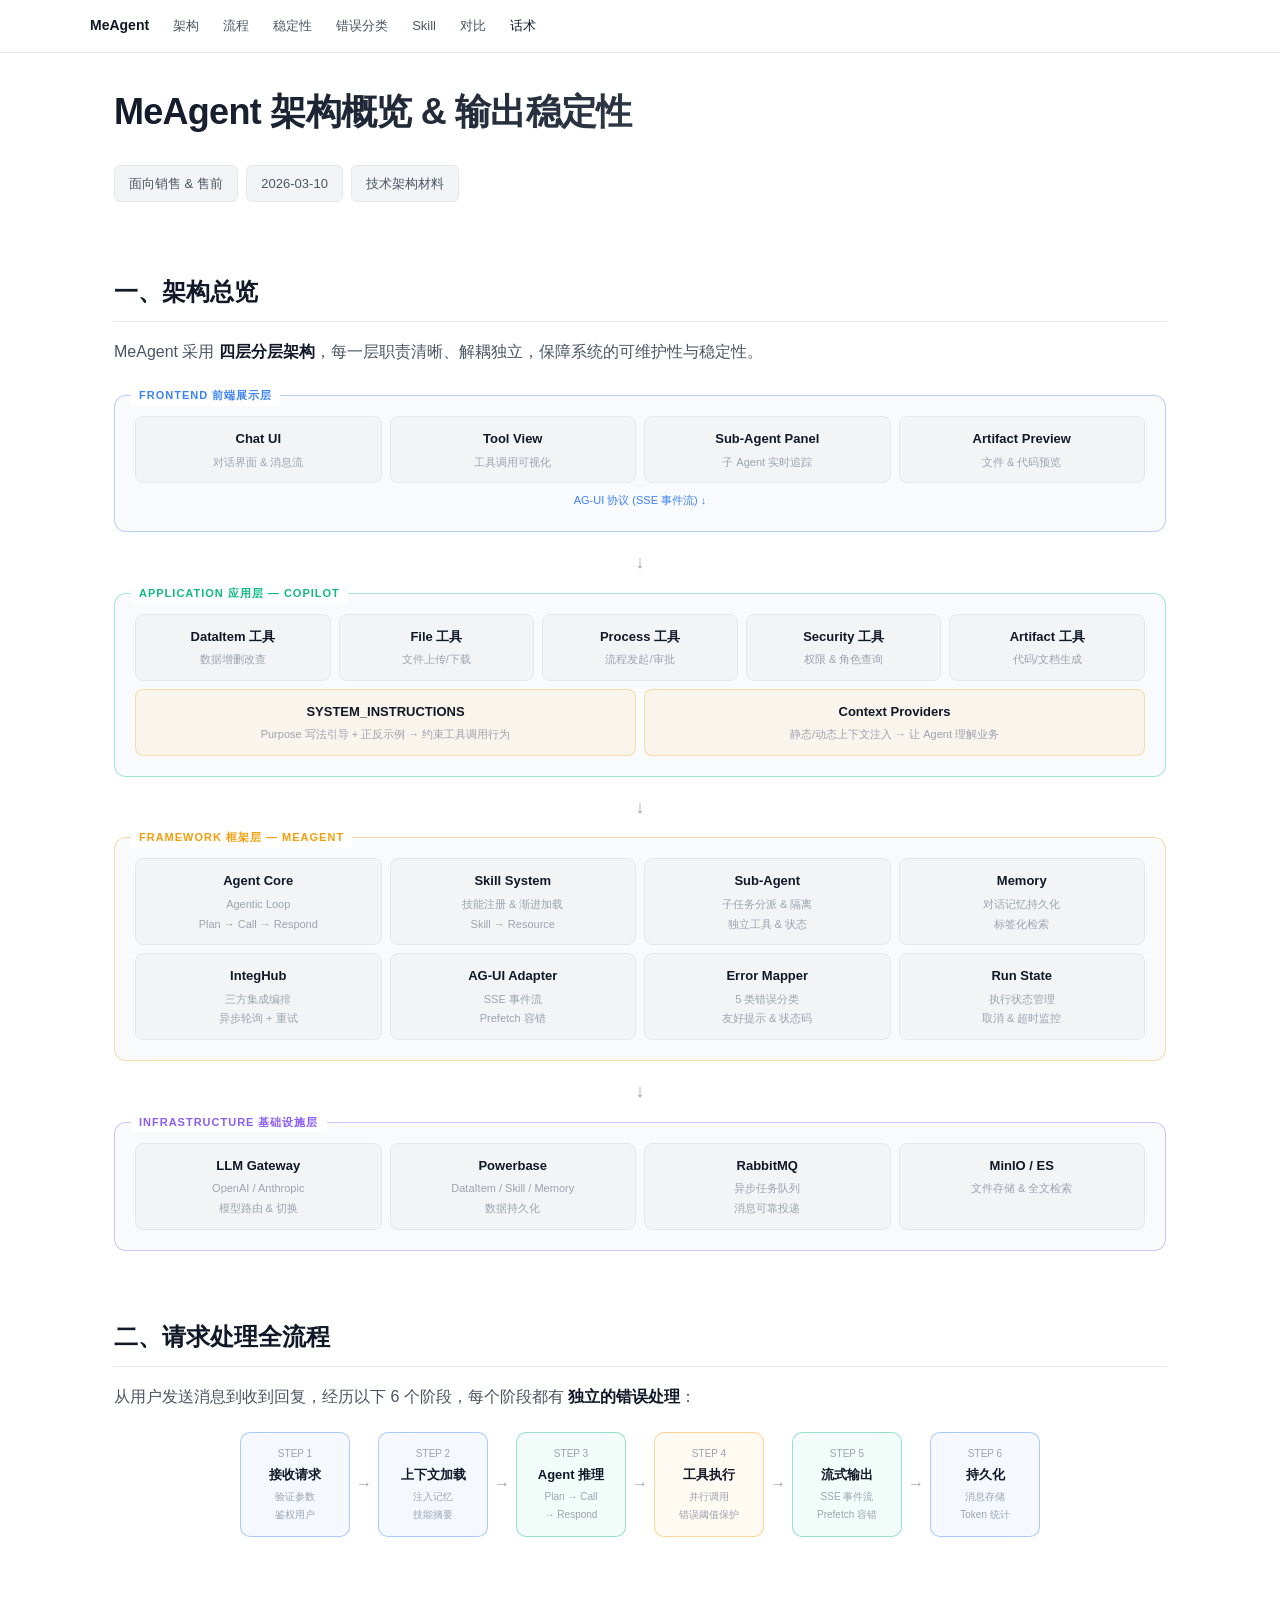
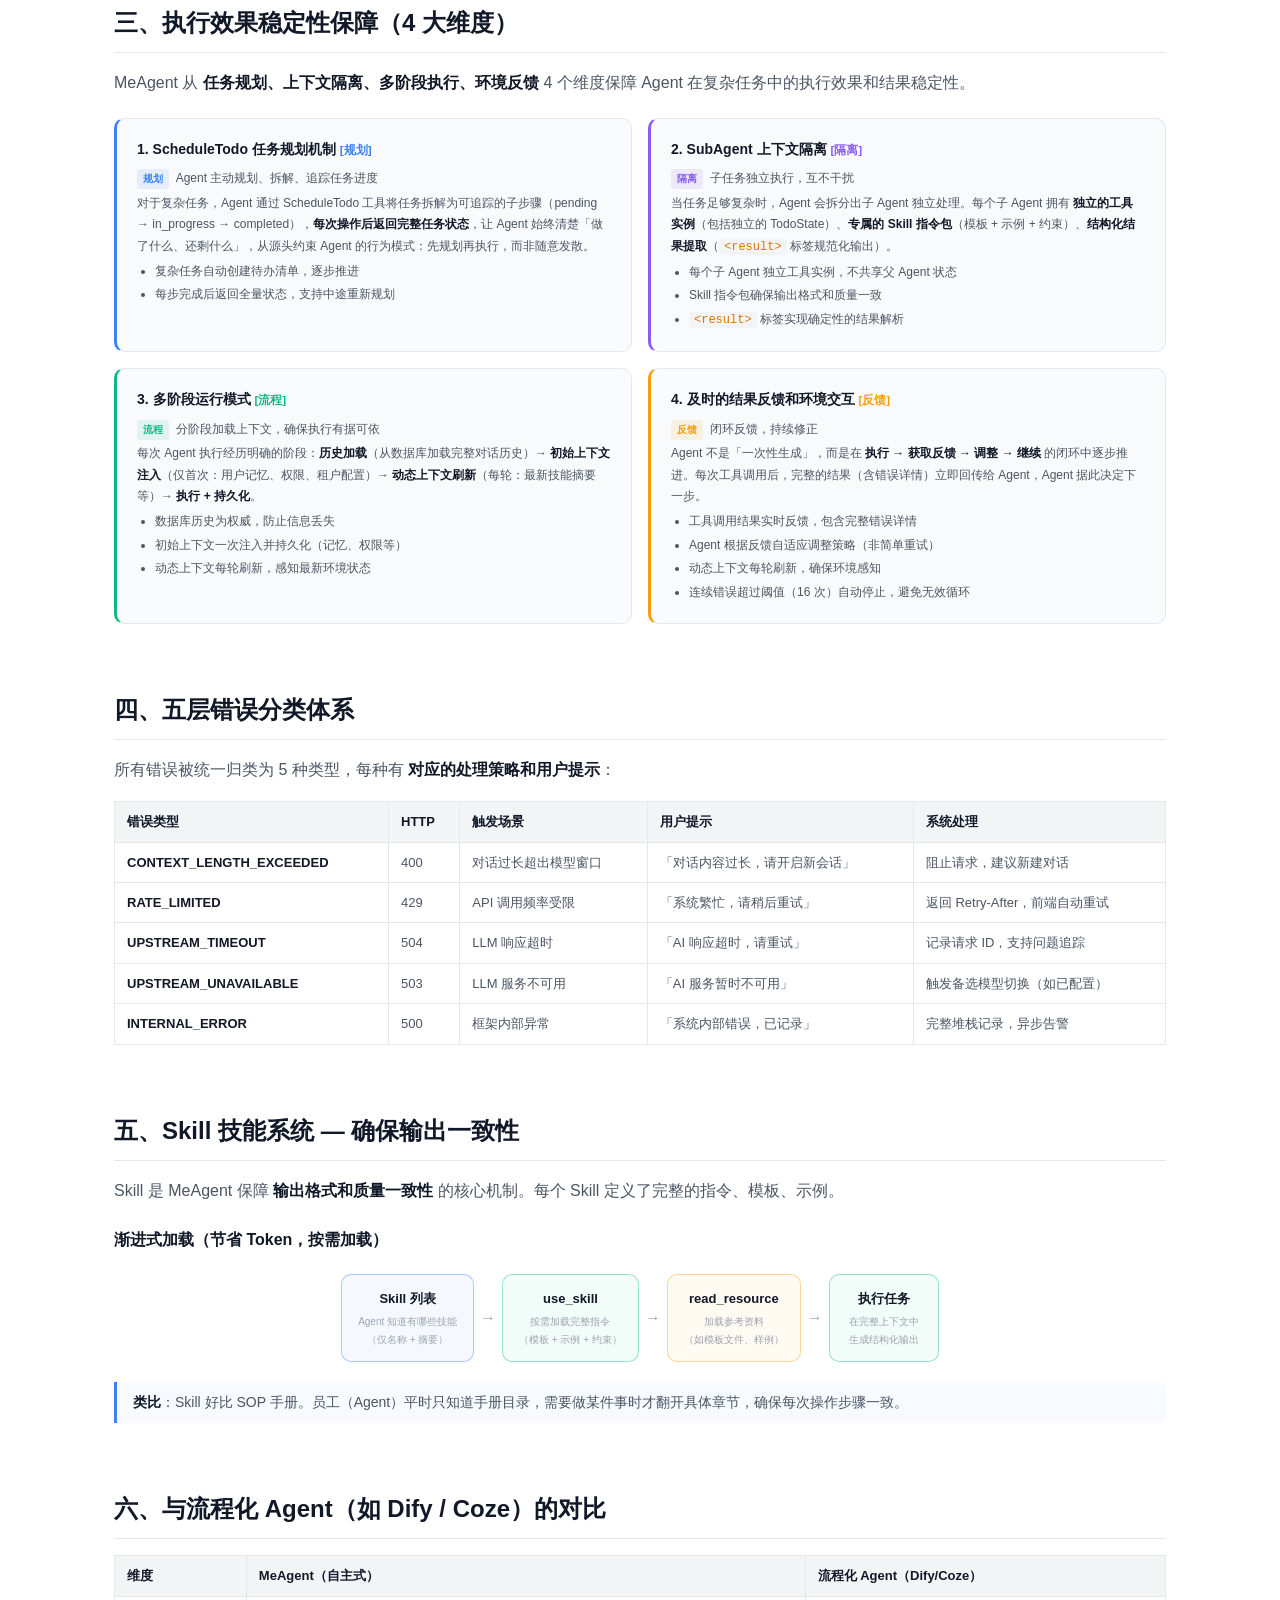
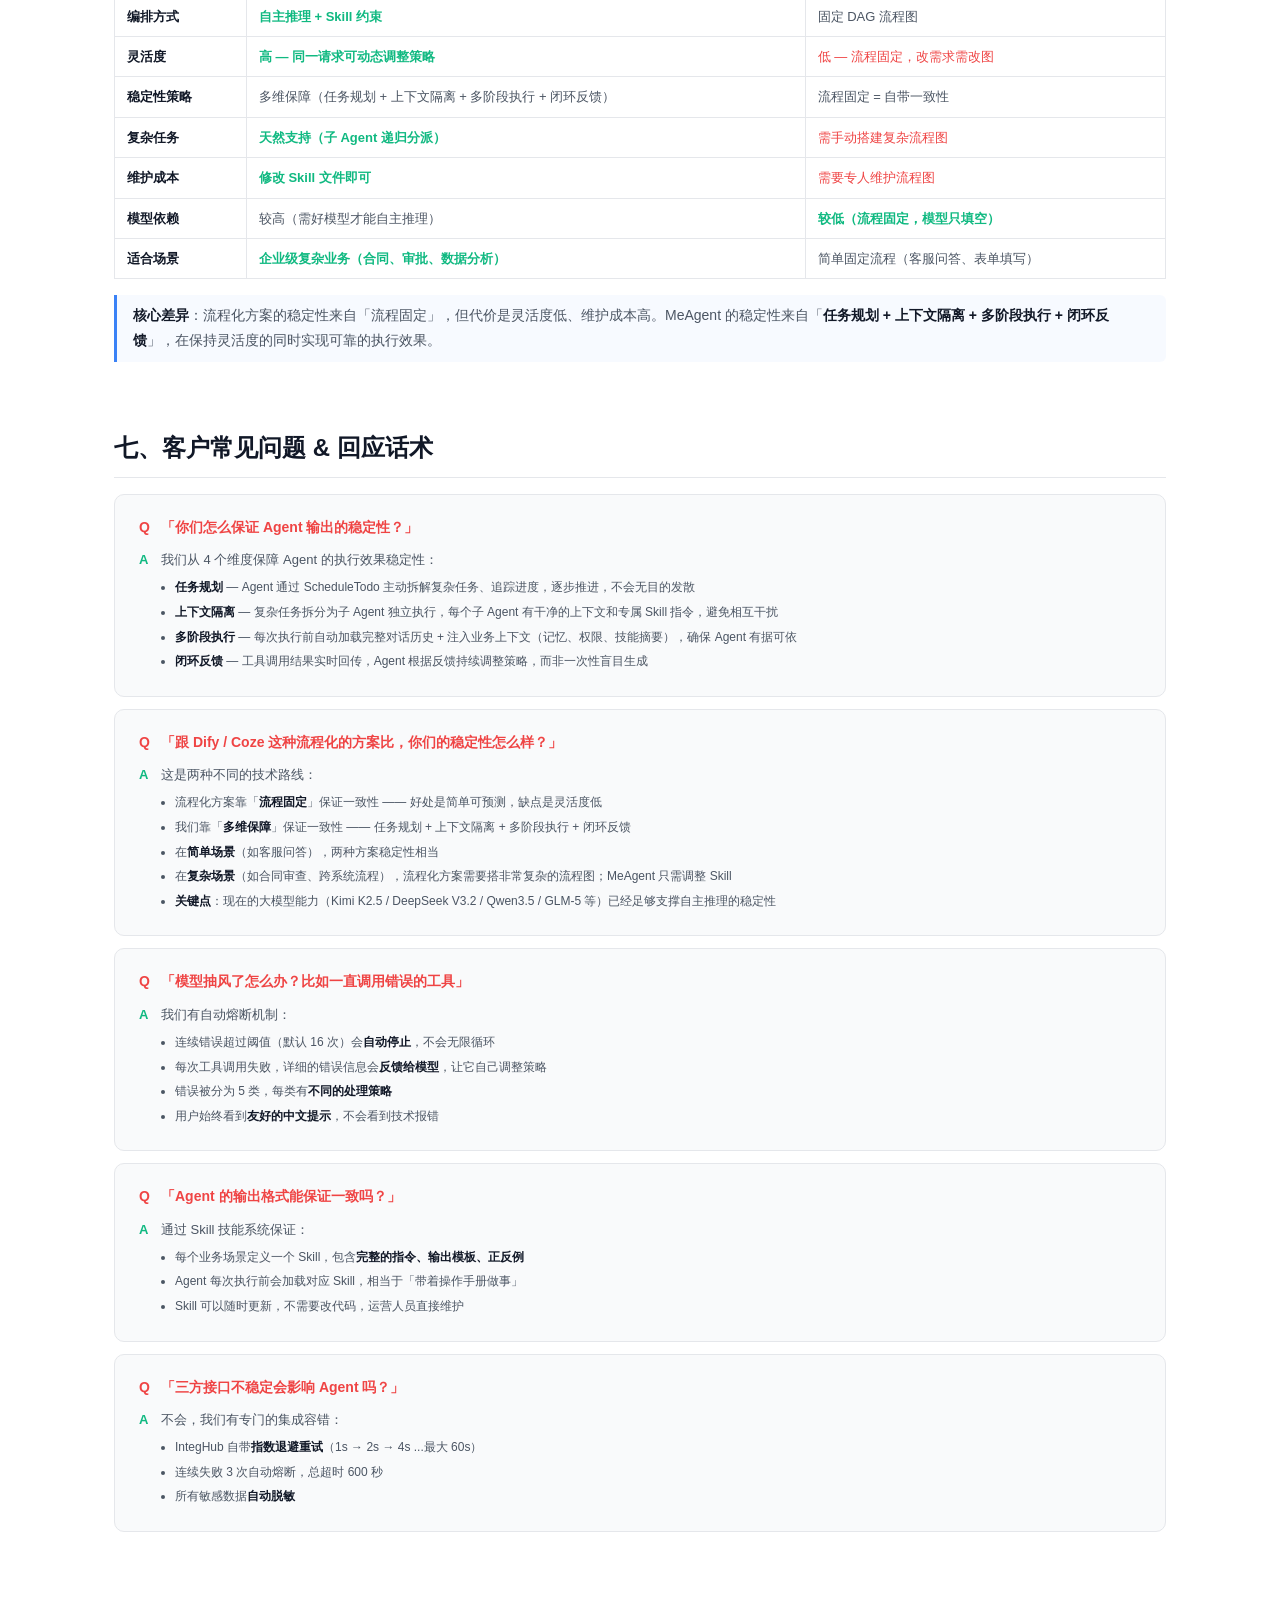
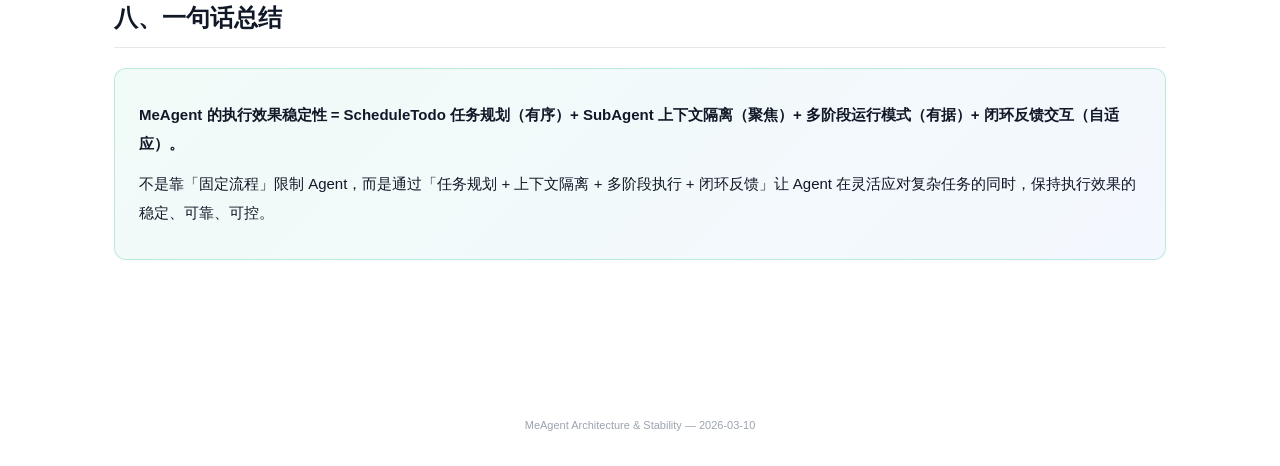
<file: public/meagent-architecture.html>
<!DOCTYPE html>
<html lang="zh-CN">
<head>
<meta charset="UTF-8">
<meta name="viewport" content="width=device-width, initial-scale=1.0">
<title>MeAgent 架构概览 & 输出稳定性</title>
<style>
  :root {
    --bg: #ffffff;
    --surface: #f9fafb;
    --surface-2: #f3f4f6;
    --border: #e5e7eb;
    --border-light: #d1d5db;
    --ink: #111827;
    --ink-light: #4b5563;
    --ink-muted: #9ca3af;
    --accent-blue: #3b82f6;
    --accent-green: #10b981;
    --accent-amber: #f59e0b;
    --accent-red: #ef4444;
    --accent-purple: #8b5cf6;
    --accent-cyan: #06b6d4;
  }
  * { margin: 0; padding: 0; box-sizing: border-box; }
  html { scroll-behavior: smooth; }
  body {
    font-family: -apple-system, BlinkMacSystemFont, "Segoe UI", "PingFang SC", "Hiragino Sans GB", "Microsoft YaHei", sans-serif;
    line-height: 1.8; color: var(--ink); background: var(--bg);
  }

  /* Navigation */
  nav {
    position: fixed; top: 0; left: 0; right: 0; z-index: 100;
    background: rgba(255,255,255,0.88); backdrop-filter: blur(16px); -webkit-backdrop-filter: blur(16px);
    border-bottom: 1px solid var(--border); padding: 0 24px;
  }
  nav .nav-inner {
    max-width: 1100px; margin: 0 auto; display: flex; align-items: center;
    gap: 24px; height: 52px; overflow-x: auto;
  }
  nav .nav-brand { font-weight: 700; font-size: 14px; color: var(--ink); white-space: nowrap; }
  nav a {
    color: var(--ink-light); text-decoration: none; font-size: 13px; white-space: nowrap;
    transition: color 0.2s;
  }
  nav a:hover { color: var(--ink); }
  nav a.active { color: var(--ink); }

  /* Main Content */
  main { max-width: 1100px; margin: 0 auto; padding: 80px 24px 60px; }
  section { margin-bottom: 64px; scroll-margin-top: 68px; }

  h1 {
    font-size: 36px; font-weight: 800; letter-spacing: -0.02em; margin-bottom: 16px;
    background: linear-gradient(135deg, #111827 0%, #4b5563 100%);
    -webkit-background-clip: text; -webkit-text-fill-color: transparent;
    background-clip: text;
  }
  h2 {
    font-size: 24px; font-weight: 700; margin-bottom: 16px; color: var(--ink);
    padding-bottom: 8px; border-bottom: 1px solid var(--border);
  }
  h3 { font-size: 16px; font-weight: 600; margin: 20px 0 8px; color: var(--ink); }
  p { margin: 8px 0; color: var(--ink-light); }
  strong { color: var(--ink); }
  hr { border: none; border-top: 1px solid var(--border); margin: 32px 0; }

  .subtitle {
    display: inline-block; background: var(--surface-2); border: 1px solid var(--border);
    border-radius: 6px; padding: 6px 14px; font-size: 13px; color: var(--ink-light); margin: 4px 4px 4px 0;
  }

  /* Architecture Layers */
  .arch { margin: 28px 0; }
  .layer {
    border: 1px solid var(--border); border-radius: 12px; padding: 20px; margin: 10px 0;
    background: var(--surface); position: relative;
  }
  .layer-label {
    position: absolute; top: -10px; left: 16px; padding: 0 8px;
    font-size: 11px; font-weight: 700; letter-spacing: 1px; text-transform: uppercase;
    background: var(--bg);
  }
  .layer-frontend { border-color: rgba(59,130,246,0.35); }
  .layer-frontend .layer-label { color: var(--accent-blue); }
  .layer-app { border-color: rgba(16,185,129,0.35); }
  .layer-app .layer-label { color: var(--accent-green); }
  .layer-framework { border-color: rgba(245,158,11,0.35); }
  .layer-framework .layer-label { color: var(--accent-amber); }
  .layer-infra { border-color: rgba(139,92,246,0.35); }
  .layer-infra .layer-label { color: var(--accent-purple); }

  .mod-grid { display: grid; gap: 8px; }
  .mod-grid.c4 { grid-template-columns: repeat(4, 1fr); }
  .mod-grid.c5 { grid-template-columns: repeat(5, 1fr); }
  .mod-grid.c2 { grid-template-columns: repeat(2, 1fr); }
  .mod {
    background: var(--surface-2); border: 1px solid var(--border); border-radius: 8px;
    padding: 10px 12px; text-align: center;
  }
  .mod-name { font-weight: 600; font-size: 13px; color: var(--ink); }
  .mod-desc { font-size: 11px; color: var(--ink-muted); margin-top: 2px; }
  .mod-highlight { background: rgba(245,158,11,0.06); border-color: rgba(245,158,11,0.3); }
  .arrow-d { text-align: center; color: var(--ink-muted); font-size: 18px; padding: 4px 0; }
  .layer-note { text-align: center; font-size: 11px; color: var(--accent-blue); margin-top: 8px; }

  /* Flow Steps */
  .flow {
    display: flex; align-items: center; justify-content: center; gap: 0;
    margin: 20px 0; flex-wrap: wrap;
  }
  .step {
    background: var(--surface); border: 1.5px solid var(--border); border-radius: 10px;
    padding: 12px 16px; text-align: center; min-width: 110px;
  }
  .step-num { font-size: 10px; color: var(--ink-muted); text-transform: uppercase; }
  .step-name { font-weight: 600; font-size: 13px; color: var(--ink); }
  .step-detail { font-size: 10px; color: var(--ink-muted); margin-top: 2px; }
  .step-blue { border-color: rgba(59,130,246,0.4); background: rgba(59,130,246,0.05); }
  .step-green { border-color: rgba(16,185,129,0.4); background: rgba(16,185,129,0.05); }
  .step-amber { border-color: rgba(245,158,11,0.4); background: rgba(245,158,11,0.05); }
  .flow-arr { color: var(--ink-muted); padding: 0 6px; font-size: 16px; }

  /* Mechanism Cards */
  .mech-grid { display: grid; grid-template-columns: repeat(2, 1fr); gap: 16px; margin: 20px 0; }
  .mech {
    background: var(--surface); border: 1px solid var(--border); border-radius: 10px;
    padding: 18px 20px; border-left: 3px solid var(--accent-blue);
    transition: border-color 0.2s, background 0.2s;
  }
  .mech:hover { background: var(--surface-2); }
  .mech h4 { font-size: 14px; color: var(--ink); margin-bottom: 6px; }
  .mech p { font-size: 12px; color: var(--ink-light); margin: 3px 0; }
  .mech ul { padding-left: 18px; }
  .mech li { font-size: 12px; color: var(--ink-light); margin: 2px 0; }
  .mech-tag {
    display: inline-block; padding: 1px 6px; border-radius: 3px;
    font-size: 10px; font-weight: 600; margin-right: 4px;
    background: rgba(59,130,246,0.1); color: var(--accent-blue);
  }

  /* Table */
  table { width: 100%; border-collapse: collapse; margin: 16px 0; font-size: 13px; }
  th, td { border: 1px solid var(--border); padding: 8px 12px; text-align: left; }
  th { background: var(--surface-2); font-weight: 600; color: var(--ink); }
  td { color: var(--ink-light); }
  code {
    background: var(--surface-2); color: #d97706; padding: 1px 5px;
    border-radius: 3px; font-size: 12px; font-family: "SF Mono", Consolas, monospace;
  }
  .good { color: var(--accent-green); font-weight: 600; }
  .bad { color: var(--accent-red); }

  /* Q&A Cards */
  .qa {
    background: var(--surface); border: 1px solid var(--border); border-radius: 10px;
    padding: 20px 24px; margin: 12px 0;
  }
  .qa-q {
    font-size: 14px; font-weight: 600; color: var(--accent-red); margin-bottom: 8px;
    padding-left: 22px; position: relative;
  }
  .qa-q::before { content: "Q"; position: absolute; left: 0; font-weight: 700; }
  .qa-a {
    font-size: 13px; color: var(--ink-light); padding-left: 22px; position: relative;
  }
  .qa-a::before { content: "A"; position: absolute; left: 0; color: var(--accent-green); font-weight: 700; }
  .qa-pts { padding-left: 36px; margin-top: 6px; }
  .qa-pts li { font-size: 12px; color: var(--ink-light); margin: 3px 0; }

  /* Blockquote */
  blockquote {
    border-left: 3px solid var(--accent-blue); padding: 8px 16px; margin: 12px 0;
    background: rgba(59,130,246,0.04); border-radius: 0 6px 6px 0; color: var(--ink-light);
    font-size: 14px;
  }
  blockquote.green { border-left-color: var(--accent-green); background: rgba(16,185,129,0.04); }

  /* Summary Box */
  .summary-box {
    background: linear-gradient(135deg, rgba(16,185,129,0.06) 0%, rgba(59,130,246,0.06) 100%);
    border: 1px solid rgba(16,185,129,0.25); border-radius: 12px; padding: 24px; margin: 20px 0;
  }
  .summary-box p { font-size: 15px; color: var(--ink); line-height: 1.9; }

  /* Footer */
  footer { text-align: center; color: var(--ink-muted); font-size: 11px; padding: 32px 0; }

  @media (max-width: 768px) {
    .mod-grid.c4, .mod-grid.c5 { grid-template-columns: repeat(2, 1fr); }
    .mech-grid { grid-template-columns: 1fr; }
    .flow { gap: 4px; }
    h1 { font-size: 28px; }
    nav .nav-inner { gap: 16px; }
  }
</style>
</head>
<body>

<nav>
  <div class="nav-inner">
    <span class="nav-brand">MeAgent</span>
    <a href="#arch">架构</a>
    <a href="#flow">流程</a>
    <a href="#stability">稳定性</a>
    <a href="#errors">错误分类</a>
    <a href="#skill">Skill</a>
    <a href="#compare">对比</a>
    <a href="#qa">话术</a>
  </div>
</nav>

<main>

<!-- Header -->
<section>
  <h1>MeAgent 架构概览 & 输出稳定性</h1>
  <div>
    <span class="subtitle">面向销售 & 售前</span>
    <span class="subtitle">2026-03-10</span>
    <span class="subtitle">技术架构材料</span>
  </div>
</section>

<!-- 1. Architecture -->
<section id="arch">
  <h2>一、架构总览</h2>
  <p>MeAgent 采用 <strong>四层分层架构</strong>，每一层职责清晰、解耦独立，保障系统的可维护性与稳定性。</p>

  <div class="arch">
    <div class="layer layer-frontend">
      <span class="layer-label">Frontend 前端展示层</span>
      <div class="mod-grid c4">
        <div class="mod"><div class="mod-name">Chat UI</div><div class="mod-desc">对话界面 & 消息流</div></div>
        <div class="mod"><div class="mod-name">Tool View</div><div class="mod-desc">工具调用可视化</div></div>
        <div class="mod"><div class="mod-name">Sub-Agent Panel</div><div class="mod-desc">子 Agent 实时追踪</div></div>
        <div class="mod"><div class="mod-name">Artifact Preview</div><div class="mod-desc">文件 & 代码预览</div></div>
      </div>
      <div class="layer-note">AG-UI 协议 (SSE 事件流) ↓</div>
    </div>

    <div class="arrow-d">↓</div>

    <div class="layer layer-app">
      <span class="layer-label">Application 应用层 — Copilot</span>
      <div class="mod-grid c5">
        <div class="mod"><div class="mod-name">DataItem 工具</div><div class="mod-desc">数据增删改查</div></div>
        <div class="mod"><div class="mod-name">File 工具</div><div class="mod-desc">文件上传/下载</div></div>
        <div class="mod"><div class="mod-name">Process 工具</div><div class="mod-desc">流程发起/审批</div></div>
        <div class="mod"><div class="mod-name">Security 工具</div><div class="mod-desc">权限 & 角色查询</div></div>
        <div class="mod"><div class="mod-name">Artifact 工具</div><div class="mod-desc">代码/文档生成</div></div>
      </div>
      <div class="mod-grid c2" style="margin-top:8px;">
        <div class="mod mod-highlight"><div class="mod-name">SYSTEM_INSTRUCTIONS</div><div class="mod-desc">Purpose 写法引导 + 正反示例 → 约束工具调用行为</div></div>
        <div class="mod mod-highlight"><div class="mod-name">Context Providers</div><div class="mod-desc">静态/动态上下文注入 → 让 Agent 理解业务</div></div>
      </div>
    </div>

    <div class="arrow-d">↓</div>

    <div class="layer layer-framework">
      <span class="layer-label">Framework 框架层 — MeAgent</span>
      <div class="mod-grid c4">
        <div class="mod"><div class="mod-name">Agent Core</div><div class="mod-desc">Agentic Loop<br>Plan → Call → Respond</div></div>
        <div class="mod"><div class="mod-name">Skill System</div><div class="mod-desc">技能注册 & 渐进加载<br>Skill → Resource</div></div>
        <div class="mod"><div class="mod-name">Sub-Agent</div><div class="mod-desc">子任务分派 & 隔离<br>独立工具 & 状态</div></div>
        <div class="mod"><div class="mod-name">Memory</div><div class="mod-desc">对话记忆持久化<br>标签化检索</div></div>
      </div>
      <div class="mod-grid c4" style="margin-top:8px;">
        <div class="mod"><div class="mod-name">IntegHub</div><div class="mod-desc">三方集成编排<br>异步轮询 + 重试</div></div>
        <div class="mod"><div class="mod-name">AG-UI Adapter</div><div class="mod-desc">SSE 事件流<br>Prefetch 容错</div></div>
        <div class="mod"><div class="mod-name">Error Mapper</div><div class="mod-desc">5 类错误分类<br>友好提示 & 状态码</div></div>
        <div class="mod"><div class="mod-name">Run State</div><div class="mod-desc">执行状态管理<br>取消 & 超时监控</div></div>
      </div>
    </div>

    <div class="arrow-d">↓</div>

    <div class="layer layer-infra">
      <span class="layer-label">Infrastructure 基础设施层</span>
      <div class="mod-grid c4">
        <div class="mod"><div class="mod-name">LLM Gateway</div><div class="mod-desc">OpenAI / Anthropic<br>模型路由 & 切换</div></div>
        <div class="mod"><div class="mod-name">Powerbase</div><div class="mod-desc">DataItem / Skill / Memory<br>数据持久化</div></div>
        <div class="mod"><div class="mod-name">RabbitMQ</div><div class="mod-desc">异步任务队列<br>消息可靠投递</div></div>
        <div class="mod"><div class="mod-name">MinIO / ES</div><div class="mod-desc">文件存储 & 全文检索</div></div>
      </div>
    </div>
  </div>
</section>

<!-- 2. Flow -->
<section id="flow">
  <h2>二、请求处理全流程</h2>
  <p>从用户发送消息到收到回复，经历以下 6 个阶段，每个阶段都有 <strong>独立的错误处理</strong>：</p>
  <div class="flow">
    <div class="step step-blue"><div class="step-num">Step 1</div><div class="step-name">接收请求</div><div class="step-detail">验证参数<br>鉴权用户</div></div>
    <span class="flow-arr">→</span>
    <div class="step step-blue"><div class="step-num">Step 2</div><div class="step-name">上下文加载</div><div class="step-detail">注入记忆<br>技能摘要</div></div>
    <span class="flow-arr">→</span>
    <div class="step step-green"><div class="step-num">Step 3</div><div class="step-name">Agent 推理</div><div class="step-detail">Plan → Call<br>→ Respond</div></div>
    <span class="flow-arr">→</span>
    <div class="step step-amber"><div class="step-num">Step 4</div><div class="step-name">工具执行</div><div class="step-detail">并行调用<br>错误阈值保护</div></div>
    <span class="flow-arr">→</span>
    <div class="step step-green"><div class="step-num">Step 5</div><div class="step-name">流式输出</div><div class="step-detail">SSE 事件流<br>Prefetch 容错</div></div>
    <span class="flow-arr">→</span>
    <div class="step step-blue"><div class="step-num">Step 6</div><div class="step-name">持久化</div><div class="step-detail">消息存储<br>Token 统计</div></div>
  </div>
</section>

<!-- 3. Stability -->
<section id="stability">
  <h2>三、执行效果稳定性保障（4 大维度）</h2>
  <p>MeAgent 从 <strong>任务规划、上下文隔离、多阶段执行、环境反馈</strong> 4 个维度保障 Agent 在复杂任务中的执行效果和结果稳定性。</p>

  <div class="mech-grid">
    <div class="mech" style="border-left-color: var(--accent-blue);">
      <h4>1. ScheduleTodo 任务规划机制 <small style="color:var(--accent-blue)">[规划]</small></h4>
      <p><span class="mech-tag">规划</span> Agent 主动规划、拆解、追踪任务进度</p>
      <p>对于复杂任务，Agent 通过 ScheduleTodo 工具将任务拆解为可追踪的子步骤（pending → in_progress → completed），<strong>每次操作后返回完整任务状态</strong>，让 Agent 始终清楚「做了什么、还剩什么」，从源头约束 Agent 的行为模式：先规划再执行，而非随意发散。</p>
      <ul>
        <li>复杂任务自动创建待办清单，逐步推进</li>
        <li>每步完成后返回全量状态，支持中途重新规划</li>
      </ul>
    </div>
    <div class="mech" style="border-left-color: var(--accent-purple);">
      <h4>2. SubAgent 上下文隔离 <small style="color:var(--accent-purple)">[隔离]</small></h4>
      <p><span class="mech-tag" style="background:rgba(139,92,246,0.1);color:var(--accent-purple);">隔离</span> 子任务独立执行，互不干扰</p>
      <p>当任务足够复杂时，Agent 会拆分出子 Agent 独立处理。每个子 Agent 拥有 <strong>独立的工具实例</strong>（包括独立的 TodoState）、<strong>专属的 Skill 指令包</strong>（模板 + 示例 + 约束）、<strong>结构化结果提取</strong>（<code>&lt;result&gt;</code> 标签规范化输出）。</p>
      <ul>
        <li>每个子 Agent 独立工具实例，不共享父 Agent 状态</li>
        <li>Skill 指令包确保输出格式和质量一致</li>
        <li><code>&lt;result&gt;</code> 标签实现确定性的结果解析</li>
      </ul>
    </div>
    <div class="mech" style="border-left-color: var(--accent-green);">
      <h4>3. 多阶段运行模式 <small style="color:var(--accent-green)">[流程]</small></h4>
      <p><span class="mech-tag" style="background:rgba(16,185,129,0.1);color:var(--accent-green);">流程</span> 分阶段加载上下文，确保执行有据可依</p>
      <p>每次 Agent 执行经历明确的阶段：<strong>历史加载</strong>（从数据库加载完整对话历史）→ <strong>初始上下文注入</strong>（仅首次：用户记忆、权限、租户配置）→ <strong>动态上下文刷新</strong>（每轮：最新技能摘要等）→ <strong>执行 + 持久化</strong>。</p>
      <ul>
        <li>数据库历史为权威，防止信息丢失</li>
        <li>初始上下文一次注入并持久化（记忆、权限等）</li>
        <li>动态上下文每轮刷新，感知最新环境状态</li>
      </ul>
    </div>
    <div class="mech" style="border-left-color: var(--accent-amber);">
      <h4>4. 及时的结果反馈和环境交互 <small style="color:var(--accent-amber)">[反馈]</small></h4>
      <p><span class="mech-tag" style="background:rgba(245,158,11,0.1);color:var(--accent-amber);">反馈</span> 闭环反馈，持续修正</p>
      <p>Agent 不是「一次性生成」，而是在 <strong>执行 → 获取反馈 → 调整 → 继续</strong> 的闭环中逐步推进。每次工具调用后，完整的结果（含错误详情）立即回传给 Agent，Agent 据此决定下一步。</p>
      <ul>
        <li>工具调用结果实时反馈，包含完整错误详情</li>
        <li>Agent 根据反馈自适应调整策略（非简单重试）</li>
        <li>动态上下文每轮刷新，确保环境感知</li>
        <li>连续错误超过阈值（16 次）自动停止，避免无效循环</li>
      </ul>
    </div>
  </div>
</section>

<!-- 4. Error Classification -->
<section id="errors">
  <h2>四、五层错误分类体系</h2>
  <p>所有错误被统一归类为 5 种类型，每种有 <strong>对应的处理策略和用户提示</strong>：</p>
  <table>
    <thead><tr><th>错误类型</th><th>HTTP</th><th>触发场景</th><th>用户提示</th><th>系统处理</th></tr></thead>
    <tbody>
      <tr><td><strong>CONTEXT_LENGTH_EXCEEDED</strong></td><td>400</td><td>对话过长超出模型窗口</td><td>「对话内容过长，请开启新会话」</td><td>阻止请求，建议新建对话</td></tr>
      <tr><td><strong>RATE_LIMITED</strong></td><td>429</td><td>API 调用频率受限</td><td>「系统繁忙，请稍后重试」</td><td>返回 Retry-After，前端自动重试</td></tr>
      <tr><td><strong>UPSTREAM_TIMEOUT</strong></td><td>504</td><td>LLM 响应超时</td><td>「AI 响应超时，请重试」</td><td>记录请求 ID，支持问题追踪</td></tr>
      <tr><td><strong>UPSTREAM_UNAVAILABLE</strong></td><td>503</td><td>LLM 服务不可用</td><td>「AI 服务暂时不可用」</td><td>触发备选模型切换（如已配置）</td></tr>
      <tr><td><strong>INTERNAL_ERROR</strong></td><td>500</td><td>框架内部异常</td><td>「系统内部错误，已记录」</td><td>完整堆栈记录，异步告警</td></tr>
    </tbody>
  </table>
</section>

<!-- 5. Skill -->
<section id="skill">
  <h2>五、Skill 技能系统 — 确保输出一致性</h2>
  <p>Skill 是 MeAgent 保障 <strong>输出格式和质量一致性</strong> 的核心机制。每个 Skill 定义了完整的指令、模板、示例。</p>
  <h3>渐进式加载（节省 Token，按需加载）</h3>
  <div class="flow">
    <div class="step step-blue"><div class="step-name">Skill 列表</div><div class="step-detail">Agent 知道有哪些技能<br>（仅名称 + 摘要）</div></div>
    <span class="flow-arr">→</span>
    <div class="step step-green"><div class="step-name">use_skill</div><div class="step-detail">按需加载完整指令<br>（模板 + 示例 + 约束）</div></div>
    <span class="flow-arr">→</span>
    <div class="step step-amber"><div class="step-name">read_resource</div><div class="step-detail">加载参考资料<br>（如模板文件、样例）</div></div>
    <span class="flow-arr">→</span>
    <div class="step step-green"><div class="step-name">执行任务</div><div class="step-detail">在完整上下文中<br>生成结构化输出</div></div>
  </div>
  <blockquote><strong>类比</strong>：Skill 好比 SOP 手册。员工（Agent）平时只知道手册目录，需要做某件事时才翻开具体章节，确保每次操作步骤一致。</blockquote>
</section>

<!-- 6. Compare -->
<section id="compare">
  <h2>六、与流程化 Agent（如 Dify / Coze）的对比</h2>
  <table>
    <thead><tr><th>维度</th><th>MeAgent（自主式）</th><th>流程化 Agent（Dify/Coze）</th></tr></thead>
    <tbody>
      <tr><td><strong>编排方式</strong></td><td class="good">自主推理 + Skill 约束</td><td>固定 DAG 流程图</td></tr>
      <tr><td><strong>灵活度</strong></td><td class="good">高 — 同一请求可动态调整策略</td><td class="bad">低 — 流程固定，改需求需改图</td></tr>
      <tr><td><strong>稳定性策略</strong></td><td>多维保障（任务规划 + 上下文隔离 + 多阶段执行 + 闭环反馈）</td><td>流程固定 = 自带一致性</td></tr>
      <tr><td><strong>复杂任务</strong></td><td class="good">天然支持（子 Agent 递归分派）</td><td class="bad">需手动搭建复杂流程图</td></tr>
      <tr><td><strong>维护成本</strong></td><td class="good">修改 Skill 文件即可</td><td class="bad">需要专人维护流程图</td></tr>
      <tr><td><strong>模型依赖</strong></td><td>较高（需好模型才能自主推理）</td><td class="good">较低（流程固定，模型只填空）</td></tr>
      <tr><td><strong>适合场景</strong></td><td class="good">企业级复杂业务（合同、审批、数据分析）</td><td>简单固定流程（客服问答、表单填写）</td></tr>
    </tbody>
  </table>
  <blockquote><strong>核心差异</strong>：流程化方案的稳定性来自「流程固定」，但代价是灵活度低、维护成本高。MeAgent 的稳定性来自「<strong>任务规划 + 上下文隔离 + 多阶段执行 + 闭环反馈</strong>」，在保持灵活度的同时实现可靠的执行效果。</blockquote>
</section>

<!-- 7. Q&A -->
<section id="qa">
  <h2>七、客户常见问题 & 回应话术</h2>

  <div class="qa">
    <div class="qa-q">「你们怎么保证 Agent 输出的稳定性？」</div>
    <div class="qa-a">我们从 4 个维度保障 Agent 的执行效果稳定性：</div>
    <ul class="qa-pts">
      <li><strong>任务规划</strong> — Agent 通过 ScheduleTodo 主动拆解复杂任务、追踪进度，逐步推进，不会无目的发散</li>
      <li><strong>上下文隔离</strong> — 复杂任务拆分为子 Agent 独立执行，每个子 Agent 有干净的上下文和专属 Skill 指令，避免相互干扰</li>
      <li><strong>多阶段执行</strong> — 每次执行前自动加载完整对话历史 + 注入业务上下文（记忆、权限、技能摘要），确保 Agent 有据可依</li>
      <li><strong>闭环反馈</strong> — 工具调用结果实时回传，Agent 根据反馈持续调整策略，而非一次性盲目生成</li>
    </ul>
  </div>

  <div class="qa">
    <div class="qa-q">「跟 Dify / Coze 这种流程化的方案比，你们的稳定性怎么样？」</div>
    <div class="qa-a">这是两种不同的技术路线：</div>
    <ul class="qa-pts">
      <li>流程化方案靠「<strong>流程固定</strong>」保证一致性 —— 好处是简单可预测，缺点是灵活度低</li>
      <li>我们靠「<strong>多维保障</strong>」保证一致性 —— 任务规划 + 上下文隔离 + 多阶段执行 + 闭环反馈</li>
      <li>在<strong>简单场景</strong>（如客服问答），两种方案稳定性相当</li>
      <li>在<strong>复杂场景</strong>（如合同审查、跨系统流程），流程化方案需要搭非常复杂的流程图；MeAgent 只需调整 Skill</li>
      <li><strong>关键点</strong>：现在的大模型能力（Kimi K2.5 / DeepSeek V3.2 / Qwen3.5 / GLM-5 等）已经足够支撑自主推理的稳定性</li>
    </ul>
  </div>

  <div class="qa">
    <div class="qa-q">「模型抽风了怎么办？比如一直调用错误的工具」</div>
    <div class="qa-a">我们有自动熔断机制：</div>
    <ul class="qa-pts">
      <li>连续错误超过阈值（默认 16 次）会<strong>自动停止</strong>，不会无限循环</li>
      <li>每次工具调用失败，详细的错误信息会<strong>反馈给模型</strong>，让它自己调整策略</li>
      <li>错误被分为 5 类，每类有<strong>不同的处理策略</strong></li>
      <li>用户始终看到<strong>友好的中文提示</strong>，不会看到技术报错</li>
    </ul>
  </div>

  <div class="qa">
    <div class="qa-q">「Agent 的输出格式能保证一致吗？」</div>
    <div class="qa-a">通过 Skill 技能系统保证：</div>
    <ul class="qa-pts">
      <li>每个业务场景定义一个 Skill，包含<strong>完整的指令、输出模板、正反例</strong></li>
      <li>Agent 每次执行前会加载对应 Skill，相当于「带着操作手册做事」</li>
      <li>Skill 可以随时更新，不需要改代码，运营人员直接维护</li>
    </ul>
  </div>

  <div class="qa">
    <div class="qa-q">「三方接口不稳定会影响 Agent 吗？」</div>
    <div class="qa-a">不会，我们有专门的集成容错：</div>
    <ul class="qa-pts">
      <li>IntegHub 自带<strong>指数退避重试</strong>（1s → 2s → 4s ...最大 60s）</li>
      <li>连续失败 3 次自动熔断，总超时 600 秒</li>
      <li>所有敏感数据<strong>自动脱敏</strong></li>
    </ul>
  </div>
</section>

<!-- 8. Summary -->
<section>
  <h2>八、一句话总结</h2>
  <div class="summary-box">
    <p><strong>MeAgent 的执行效果稳定性 = ScheduleTodo 任务规划（有序）+ SubAgent 上下文隔离（聚焦）+ 多阶段运行模式（有据）+ 闭环反馈交互（自适应）。</strong></p>
    <p style="margin-top:12px;">不是靠「固定流程」限制 Agent，而是通过「任务规划 + 上下文隔离 + 多阶段执行 + 闭环反馈」让 Agent 在灵活应对复杂任务的同时，保持执行效果的稳定、可靠、可控。</p>
  </div>
</section>

</main>

<footer>MeAgent Architecture & Stability — 2026-03-10</footer>

<script>
// Highlight active nav link on scroll
const sections = document.querySelectorAll('section[id]');
const navLinks = document.querySelectorAll('nav a');
const observer = new IntersectionObserver(entries => {
  entries.forEach(entry => {
    if (entry.isIntersecting) {
      navLinks.forEach(l => l.classList.remove('active'));
      const link = document.querySelector(`nav a[href="#${entry.target.id}"]`);
      if (link) link.classList.add('active');
    }
  });
}, { rootMargin: '-20% 0px -70% 0px' });
sections.forEach(s => observer.observe(s));
</script>

</body>
</html>
</file>
